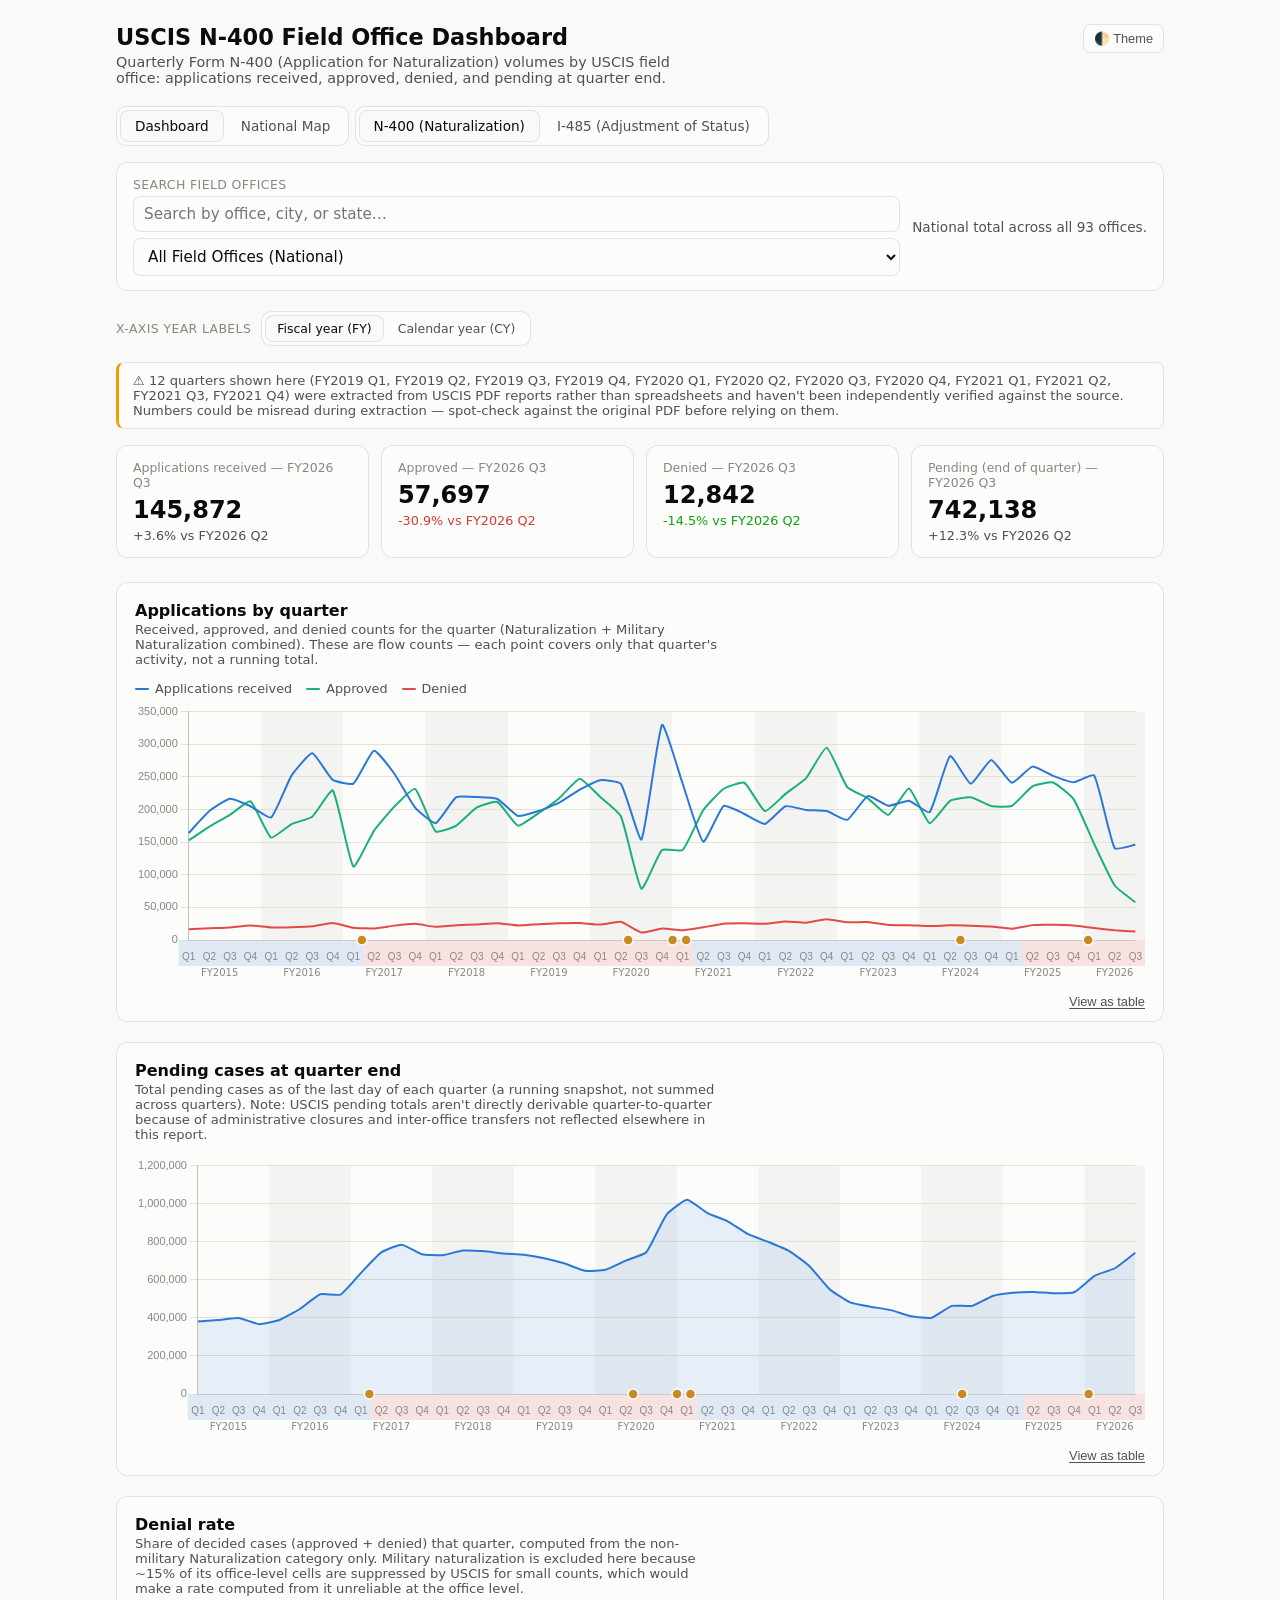
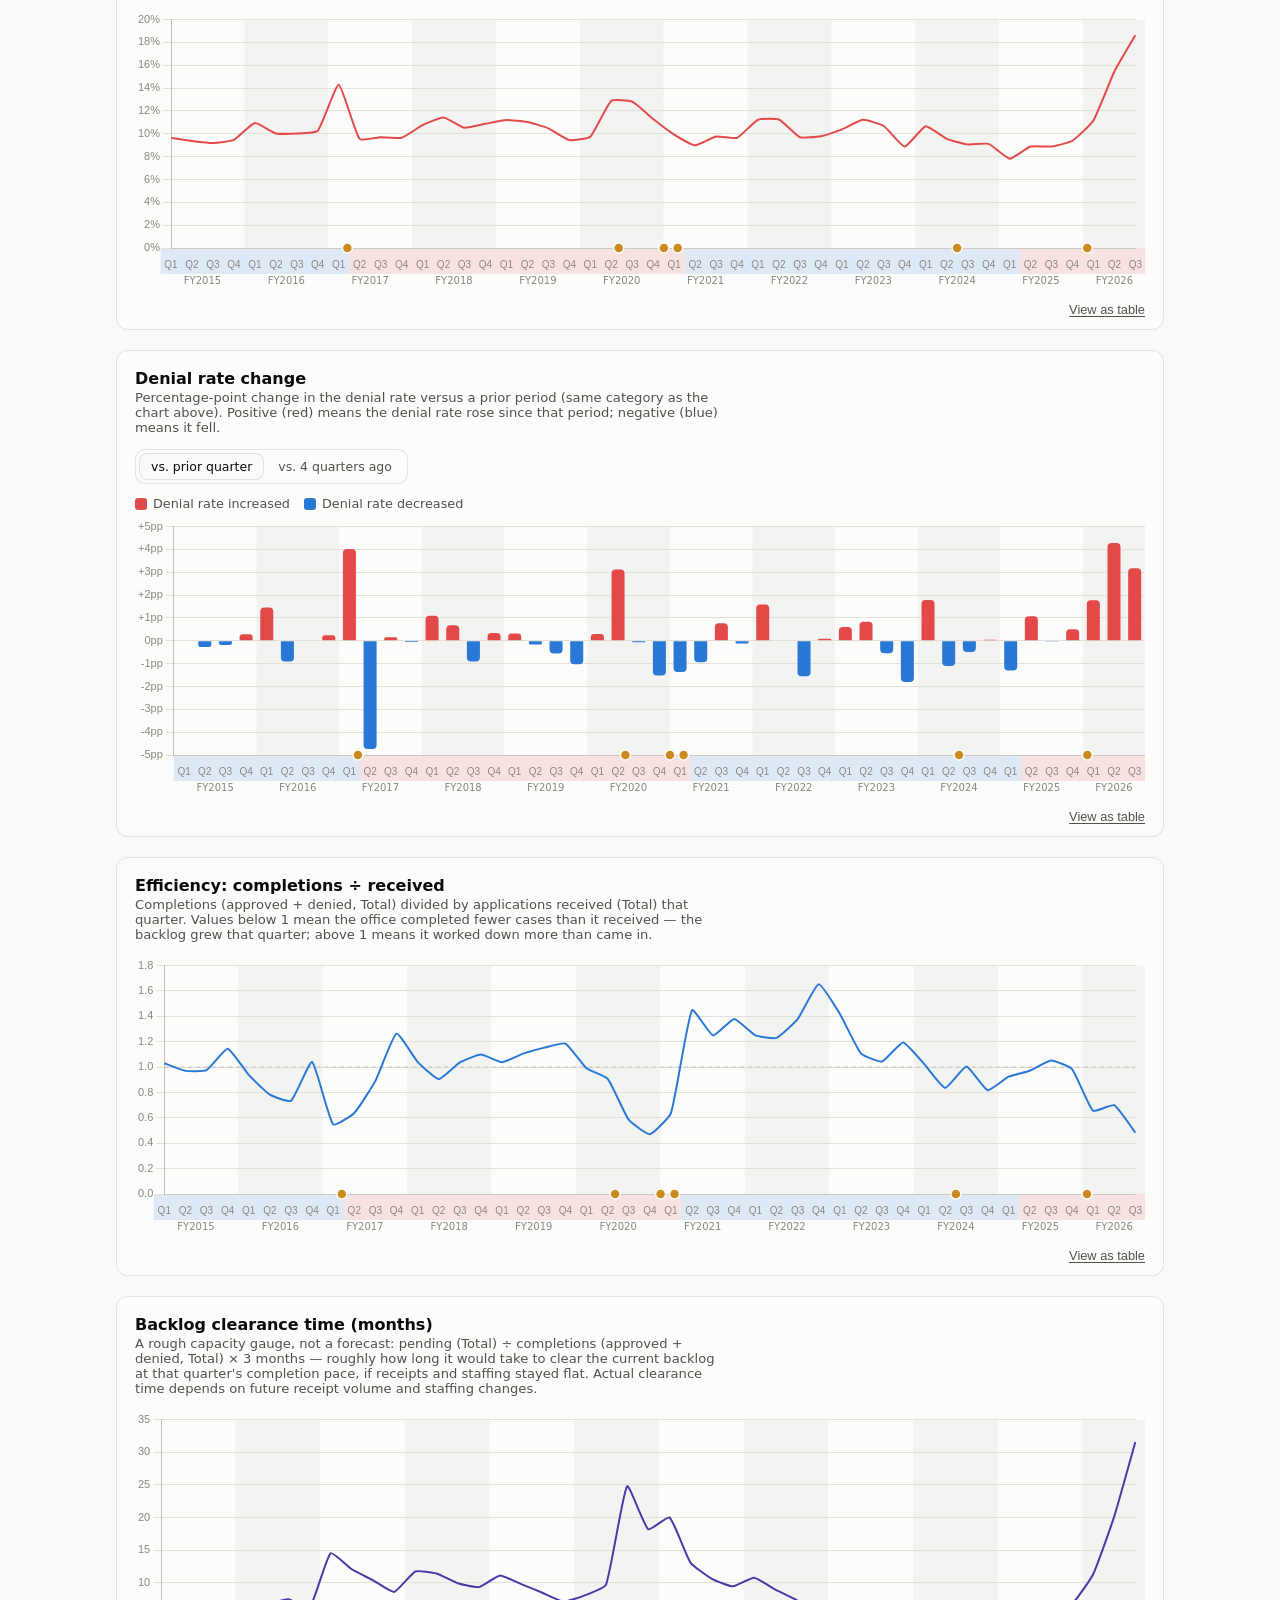
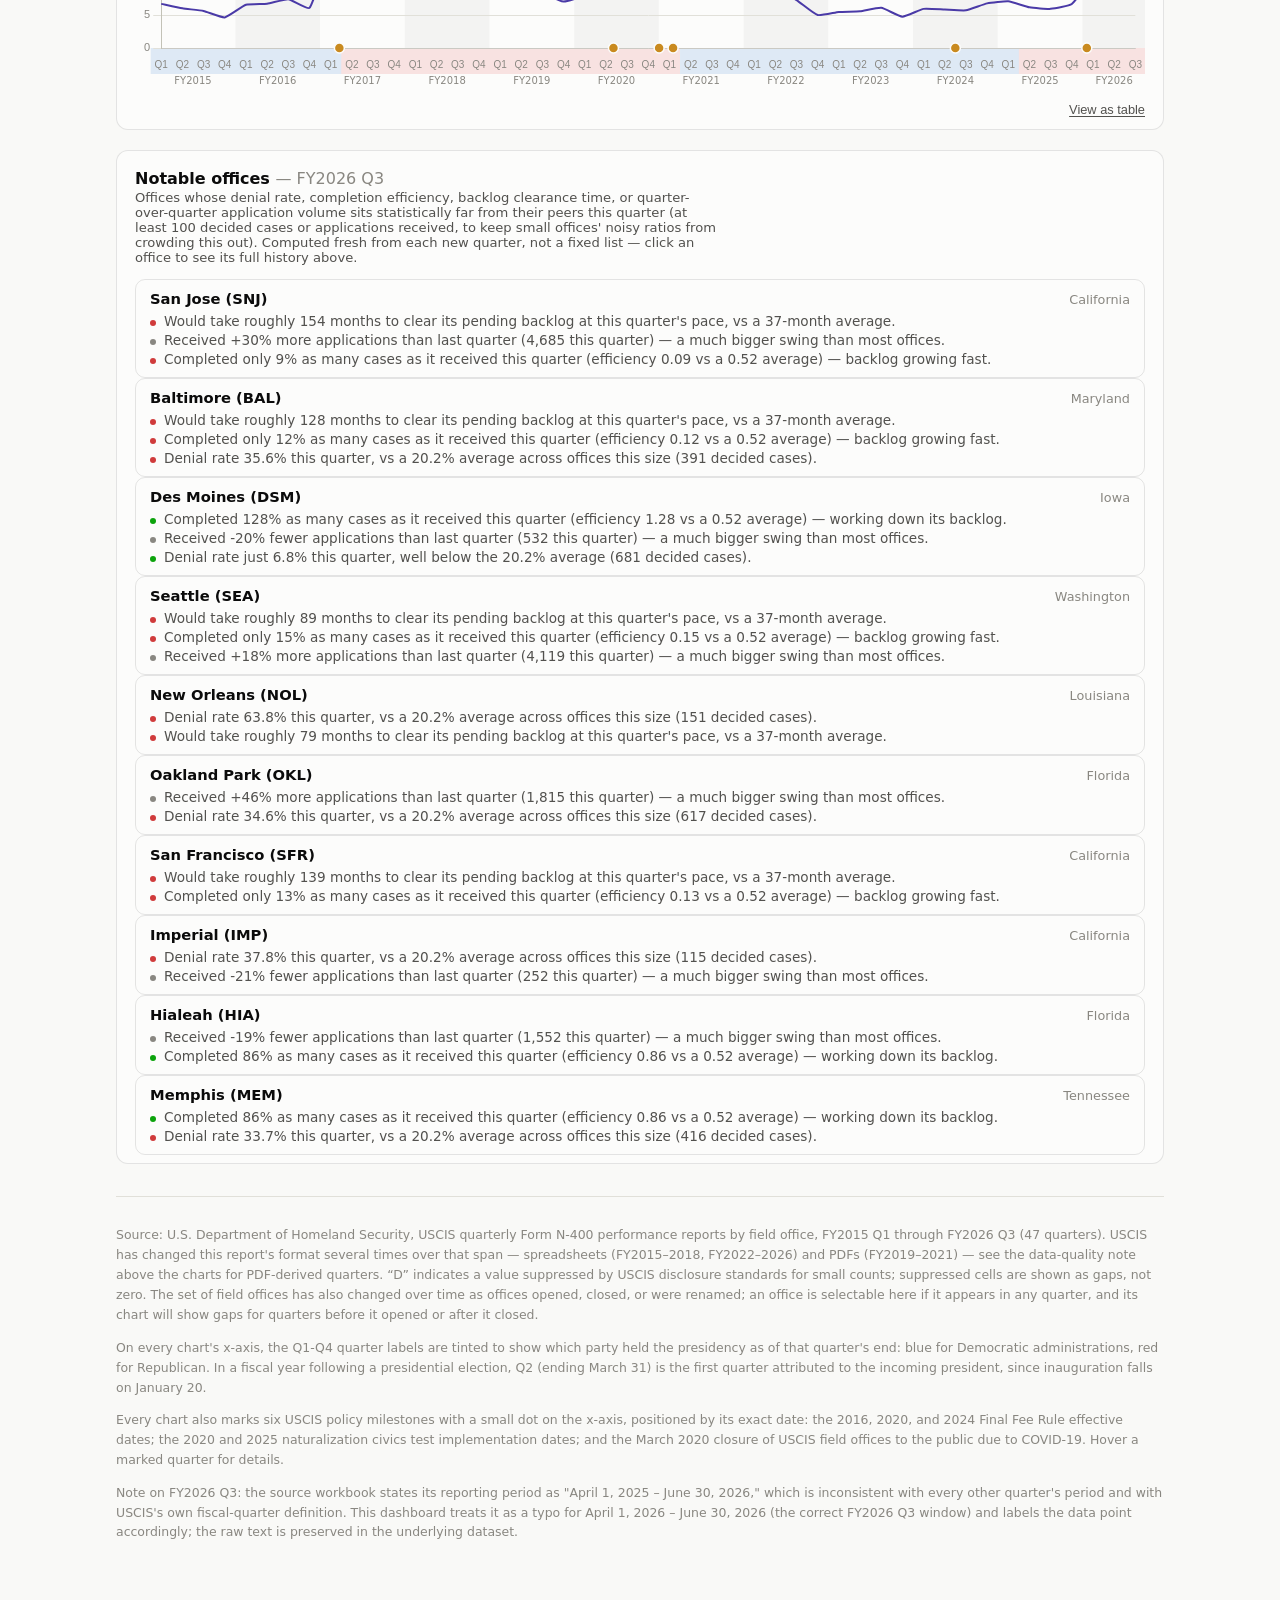
<file: index.html>
<!doctype html>
<html lang="en">
<head>
<meta charset="utf-8" />
<meta name="viewport" content="width=device-width, initial-scale=1" />
<title id="page-title">USCIS N-400 Field Office Dashboard</title>
<meta name="description" id="page-description" content="Quarterly N-400 naturalization application, approval, denial, and pending trends by USCIS field office." />
<link rel="stylesheet" href="assets/style.css" />
</head>
<body>
<div class="page">
  <header class="top">
    <div>
      <h1 id="page-h1">USCIS N-400 Field Office Dashboard</h1>
      <p class="subtitle" id="page-subtitle">
        Quarterly Form N-400 (Application for Naturalization) volumes by USCIS field office:
        applications received, approved, denied, and pending at quarter end.
      </p>
    </div>
    <button class="theme-toggle" id="theme-toggle" type="button" aria-label="Toggle dark mode">🌓 Theme</button>
  </header>

  <div class="form-toggle" id="page-toggle" role="tablist" aria-label="Page">
    <button type="button" role="tab" data-page="dashboard" aria-selected="true">Dashboard</button>
    <button type="button" role="tab" data-page="map">National Map</button>
  </div>

  <div class="form-toggle" id="form-toggle" role="tablist" aria-label="Form type">
    <button type="button" role="tab" data-form="n400">N-400 (Naturalization)</button>
    <button type="button" role="tab" data-form="i485">I-485 (Adjustment of Status)</button>
  </div>

  <div class="form-toggle category-toggle" id="category-toggle" role="tablist" aria-label="I-485 category" hidden>
    <button type="button" role="tab" data-category="total" aria-selected="true">All categories</button>
    <button type="button" role="tab" data-category="family">Family-based</button>
    <button type="button" role="tab" data-category="employment">Employment-based</button>
    <button type="button" role="tab" data-category="humanitarian">Humanitarian-based</button>
    <button type="button" role="tab" data-category="other">Other</button>
  </div>
  <p class="chart-note" id="category-note" hidden></p>

  <div id="dashboard-page">
  <section class="filter-row">
    <div class="field-group">
      <label for="office-filter" id="office-filter-label">Search offices</label>
      <input id="office-filter" type="text" placeholder="Search by office, city, or state…" autocomplete="off" />
      <select id="office-select" aria-label="Selected office"></select>
    </div>
    <div class="office-meta" id="office-meta"></div>
  </section>

  <div class="year-mode-row">
    <span class="year-mode-label">X-axis year labels</span>
    <div class="form-toggle lag-toggle" id="year-mode-toggle" role="tablist" aria-label="X-axis year labels">
      <button type="button" role="tab" data-year-mode="fy" aria-selected="true">Fiscal year (FY)</button>
      <button type="button" role="tab" data-year-mode="cy" aria-selected="false">Calendar year (CY)</button>
    </div>
  </div>

  <p class="chart-note" id="pdf-quality-note" hidden></p>

  <section class="stat-row" id="stat-row" aria-label="Latest quarter snapshot"></section>

  <section class="chart-card">
    <h2>Applications by quarter</h2>
    <p class="chart-note" id="flow-chart-note">
      Received, approved, and denied counts for the quarter (Naturalization + Military Naturalization combined).
      These are flow counts — each point covers only that quarter's activity, not a running total.
    </p>
    <div class="legend-row" id="flow-legend"></div>
    <div class="chart-wrap"><canvas id="flow-chart"></canvas></div>
    <div class="chart-footer">
      <button class="table-toggle" data-target="flow-table-wrap" type="button">View as table</button>
    </div>
    <div class="data-table-wrap" id="flow-table-wrap" hidden></div>
  </section>

  <section class="chart-card">
    <h2>Pending cases at quarter end</h2>
    <p class="chart-note">
      Total pending cases as of the last day of each quarter (a running snapshot, not summed across quarters).
      Note: USCIS pending totals aren't directly derivable quarter-to-quarter because of administrative closures
      and inter-office transfers not reflected elsewhere in this report.
    </p>
    <div class="chart-wrap"><canvas id="pending-chart"></canvas></div>
    <div class="chart-footer">
      <button class="table-toggle" data-target="pending-table-wrap" type="button">View as table</button>
    </div>
    <div class="data-table-wrap" id="pending-table-wrap" hidden></div>
  </section>

  <section class="chart-card">
    <h2>Denial rate</h2>
    <p class="chart-note" id="rate-chart-note">
      Share of decided cases (approved + denied) that quarter that ended in denial, computed from the
      non-military Naturalization category only. Military naturalization is excluded here because ~15% of
      its office-level cells are suppressed by USCIS for small counts, which would make a rate computed
      from it unreliable at the office level.
    </p>
    <div class="chart-wrap"><canvas id="rate-chart"></canvas></div>
    <div class="chart-footer">
      <button class="table-toggle" data-target="rate-table-wrap" type="button">View as table</button>
    </div>
    <div class="data-table-wrap" id="rate-table-wrap" hidden></div>
  </section>

  <section class="chart-card">
    <h2>Denial rate change</h2>
    <p class="chart-note">
      Percentage-point change in the denial rate versus a prior period (same category as the chart above).
      Positive (red) means the denial rate rose since that period; negative (blue) means it fell.
    </p>
    <div class="form-toggle lag-toggle" id="denial-change-toggle" role="tablist" aria-label="Comparison period">
      <button type="button" role="tab" data-lag="1" aria-selected="true">vs. prior quarter</button>
      <button type="button" role="tab" data-lag="4">vs. 4 quarters ago</button>
    </div>
    <div class="legend-row" id="denial-change-legend"></div>
    <div class="chart-wrap"><canvas id="denial-change-chart"></canvas></div>
    <div class="chart-footer">
      <button class="table-toggle" data-target="denial-change-table-wrap" type="button">View as table</button>
    </div>
    <div class="data-table-wrap" id="denial-change-table-wrap" hidden></div>
  </section>

  <section class="chart-card">
    <h2>Efficiency: completions ÷ received</h2>
    <p class="chart-note">
      Completions (approved + denied, Total) divided by applications received (Total) that quarter. Values
      below 1 mean the office completed fewer cases than it received — the backlog grew that quarter; above 1
      means it worked down more than came in.
    </p>
    <div class="chart-wrap"><canvas id="efficiency-chart"></canvas></div>
    <div class="chart-footer">
      <button class="table-toggle" data-target="efficiency-table-wrap" type="button">View as table</button>
    </div>
    <div class="data-table-wrap" id="efficiency-table-wrap" hidden></div>
  </section>

  <section class="chart-card">
    <h2>Backlog clearance time (months)</h2>
    <p class="chart-note">
      A rough capacity gauge, not a forecast: pending (Total) ÷ completions (approved + denied, Total) × 3
      months — roughly how long it would take to clear the current backlog at that quarter's completion pace,
      if receipts and staffing stayed flat. Actual clearance time depends on future receipt volume and
      staffing changes.
    </p>
    <div class="chart-wrap"><canvas id="backlog-chart"></canvas></div>
    <div class="chart-footer">
      <button class="table-toggle" data-target="backlog-table-wrap" type="button">View as table</button>
    </div>
    <div class="data-table-wrap" id="backlog-table-wrap" hidden></div>
  </section>

  <section class="chart-card" id="outliers-card">
    <h2>Notable offices <span id="outliers-quarter-label"></span></h2>
    <p class="chart-note" id="outliers-note"></p>
    <div id="outliers-list"></div>
  </section>
  </div>

  <div id="map-page" hidden>
    <div class="form-toggle lag-toggle" id="map-metric-toggle" role="tablist" aria-label="Map metric">
      <button type="button" role="tab" data-metric="denialRate" aria-selected="true">Denial rate</button>
      <button type="button" role="tab" data-metric="pending">Pending cases</button>
      <button type="button" role="tab" data-metric="denialRateChange">Denial rate change</button>
      <button type="button" role="tab" data-metric="efficiency">Efficiency</button>
    </div>
    <p class="chart-note" id="map-metric-note"></p>

    <div class="year-mode-row">
      <span class="year-mode-label">Flag offices as notable when they're this unusual</span>
      <div class="form-toggle lag-toggle" id="map-sensitivity-toggle" role="tablist" aria-label="Outlier sensitivity">
        <button type="button" role="tab" data-sensitivity="20">1 in 20 (strictest)</button>
        <button type="button" role="tab" data-sensitivity="10" aria-selected="true">1 in 10 (default)</button>
        <button type="button" role="tab" data-sensitivity="5">1 in 5 (most offices flagged)</button>
      </div>
    </div>

    <section class="chart-card">
      <h2>Field offices <span id="map-quarter-label"></span></h2>
      <div class="legend-row" id="map-legend"></div>
      <div class="map-wrap">
        <svg id="national-map" viewBox="-60 -10 1210 630" role="img" aria-label="Map of USCIS field offices"></svg>
        <div class="map-tooltip" id="map-tooltip" hidden></div>
      </div>
      <p class="chart-note" id="map-empty-note" hidden>No offices meet the minimum case volume for this metric this quarter.</p>
    </section>

    <section class="chart-card" id="map-outliers-card">
      <h2>Outlier offices <span id="map-outliers-quarter-label"></span></h2>
      <p class="chart-note" id="map-outliers-note"></p>
      <div id="map-outliers-list"></div>
    </section>
  </div>

  <footer class="site-footer">
    <p id="footer-source"></p>
    <p id="footer-party-note">
      On every chart's x-axis, the Q1-Q4 quarter labels are tinted to show which party held the
      presidency as of that quarter's end: blue for Democratic administrations, red for Republican.
      In a fiscal year following a presidential election, Q2 (ending March 31) is the first quarter
      attributed to the incoming president, since inauguration falls on January 20.
    </p>
    <p id="footer-milestone-note"></p>
    <p id="footer-fy2026q3-note">
      Note on FY2026 Q3: the source workbook states its reporting period as "April 1, 2025 – June 30, 2026,"
      which is inconsistent with every other quarter's period and with USCIS's own fiscal-quarter definition.
      This dashboard treats it as a typo for April 1, 2026 – June 30, 2026 (the correct FY2026 Q3 window) and
      labels the data point accordingly; the raw text is preserved in the underlying dataset.
    </p>
  </footer>
</div>

<script src="assets/vendor/chart.umd.js"></script>
<script src="assets/vendor/d3-array.js"></script>
<script src="assets/vendor/d3-geo.js"></script>
<script src="assets/vendor/topojson-client.js"></script>
<script src="assets/app.js"></script>
</body>
</html>
</file>
<file: assets/style.css>
:root {
  color-scheme: light;
  --surface-1: #fcfcfb;
  --page-plane: #f9f9f7;
  --text-primary: #0b0b0b;
  --text-secondary: #52514e;
  --text-muted: #898781;
  --gridline: #e1e0d9;
  --baseline: #c3c2b7;
  --border: rgba(11, 11, 11, 0.1);
  --good: #0ca30c;
  --critical: #d03b3b;

  --series-received: #2a78d6;
  --series-approved: #1baf7a;
  --series-denied: #e34948;
  --series-pending: #2a78d6;
  --series-approval-rate: #2a78d6;
  --series-denial-rate: #e34948;
  --series-efficiency: #2a78d6;
  --series-backlog: #4a3aa7;
  --year-band: rgba(11, 11, 11, 0.035);
  --reference-line: #c3c2b7;
  --party-d: rgba(42, 120, 214, 0.14);
  --party-r: rgba(227, 73, 72, 0.14);
  --milestone-marker: #c98a1f;
}

@media (prefers-color-scheme: dark) {
  :root:where(:not([data-theme="light"])) {
    color-scheme: dark;
    --surface-1: #1a1a19;
    --page-plane: #0d0d0d;
    --text-primary: #ffffff;
    --text-secondary: #c3c2b7;
    --text-muted: #898781;
    --gridline: #2c2c2a;
    --baseline: #383835;
    --border: rgba(255, 255, 255, 0.1);
    --good: #0ca30c;
    --critical: #e66767;

    --series-received: #3987e5;
    --series-approved: #199e70;
    --series-denied: #e66767;
    --series-pending: #3987e5;
    --series-approval-rate: #3987e5;
    --series-denial-rate: #e66767;
    --series-efficiency: #3987e5;
    --series-backlog: #9085e9;
    --year-band: rgba(255, 255, 255, 0.045);
    --reference-line: #383835;
    --party-d: rgba(57, 135, 229, 0.18);
    --party-r: rgba(230, 103, 103, 0.18);
    --milestone-marker: #e3a83f;
  }
}

:root[data-theme="dark"] {
  color-scheme: dark;
  --surface-1: #1a1a19;
  --page-plane: #0d0d0d;
  --text-primary: #ffffff;
  --text-secondary: #c3c2b7;
  --text-muted: #898781;
  --gridline: #2c2c2a;
  --baseline: #383835;
  --border: rgba(255, 255, 255, 0.1);
  --good: #0ca30c;
  --critical: #e66767;

  --series-received: #3987e5;
  --series-approved: #199e70;
  --series-denied: #e66767;
  --series-pending: #3987e5;
  --series-approval-rate: #3987e5;
  --series-denial-rate: #e66767;
  --series-efficiency: #3987e5;
  --series-backlog: #9085e9;
  --year-band: rgba(255, 255, 255, 0.045);
  --reference-line: #383835;
  --party-d: rgba(57, 135, 229, 0.18);
  --party-r: rgba(230, 103, 103, 0.18);
  --milestone-marker: #e3a83f;
}

* {
  box-sizing: border-box;
}

html,
body {
  margin: 0;
  padding: 0;
}

body {
  background: var(--page-plane);
  color: var(--text-primary);
  font-family: system-ui, -apple-system, "Segoe UI", sans-serif;
  -webkit-font-smoothing: antialiased;
}

.page {
  max-width: 1080px;
  margin: 0 auto;
  padding: 24px 16px 64px;
}

header.top {
  display: flex;
  align-items: flex-start;
  justify-content: space-between;
  gap: 16px;
  margin-bottom: 20px;
}

h1 {
  font-size: 1.4rem;
  margin: 0 0 4px;
}

.subtitle {
  color: var(--text-secondary);
  font-size: 0.9rem;
  margin: 0;
  max-width: 62ch;
}

.theme-toggle {
  border: 1px solid var(--border);
  background: var(--surface-1);
  color: var(--text-secondary);
  border-radius: 8px;
  padding: 6px 10px;
  font-size: 0.8rem;
  cursor: pointer;
  flex-shrink: 0;
}
.theme-toggle:hover {
  color: var(--text-primary);
}

.form-toggle {
  display: inline-flex;
  gap: 4px;
  padding: 4px;
  background: var(--surface-1);
  border: 1px solid var(--border);
  border-radius: 10px;
  margin-bottom: 16px;
}
.form-toggle[hidden] {
  display: none;
}

.form-toggle button {
  all: unset;
  cursor: pointer;
  box-sizing: border-box;
  padding: 7px 14px;
  border-radius: 7px;
  font-size: 0.85rem;
  font-weight: 500;
  color: var(--text-secondary);
}
.form-toggle button:hover {
  color: var(--text-primary);
}
.form-toggle button[aria-selected="true"] {
  background: var(--page-plane);
  color: var(--text-primary);
  box-shadow: 0 0 0 1px var(--border);
}

.category-toggle {
  flex-wrap: wrap;
}
.category-toggle button {
  font-size: 0.8rem;
  padding: 6px 12px;
}

.lag-toggle {
  margin-bottom: 12px;
}
.lag-toggle button {
  font-size: 0.78rem;
  padding: 5px 11px;
}

.filter-row {
  display: flex;
  flex-wrap: wrap;
  align-items: center;
  gap: 12px;
  padding: 14px 16px;
  background: var(--surface-1);
  border: 1px solid var(--border);
  border-radius: 12px;
  margin-bottom: 20px;
}

.year-mode-row {
  display: flex;
  flex-wrap: wrap;
  align-items: center;
  gap: 10px;
  margin-bottom: 16px;
}

.year-mode-label {
  font-size: 0.78rem;
  color: var(--text-muted);
  text-transform: uppercase;
  letter-spacing: 0.03em;
}

.year-mode-row .lag-toggle {
  margin-bottom: 0;
}

.filter-row label {
  font-size: 0.78rem;
  color: var(--text-muted);
  text-transform: uppercase;
  letter-spacing: 0.03em;
}

.field-group {
  display: flex;
  flex-direction: column;
  gap: 4px;
  flex: 1;
  min-width: 220px;
}

#office-filter,
#office-select {
  font-size: 0.95rem;
  padding: 8px 10px;
  border-radius: 8px;
  border: 1px solid var(--border);
  background: var(--surface-1);
  color: var(--text-primary);
  font-family: inherit;
}

#office-filter {
  margin-bottom: 2px;
}

.office-meta {
  color: var(--text-secondary);
  font-size: 0.85rem;
}

.stat-row {
  display: grid;
  grid-template-columns: repeat(auto-fit, minmax(150px, 1fr));
  gap: 12px;
  margin-bottom: 24px;
}

.stat-tile {
  background: var(--surface-1);
  border: 1px solid var(--border);
  border-radius: 12px;
  padding: 14px 16px;
}

.stat-label {
  font-size: 0.78rem;
  color: var(--text-muted);
  margin-bottom: 6px;
}

.stat-value {
  font-size: 1.5rem;
  font-weight: 600;
  font-variant-numeric: proportional-nums;
}

.stat-delta {
  font-size: 0.8rem;
  margin-top: 4px;
  color: var(--text-secondary);
}
.stat-delta.up-good {
  color: var(--good);
}
.stat-delta.up-bad {
  color: var(--critical);
}
.stat-delta .suppressed-note {
  color: var(--text-muted);
}

.chart-card {
  background: var(--surface-1);
  border: 1px solid var(--border);
  border-radius: 12px;
  padding: 18px 18px 8px;
  margin-bottom: 20px;
}

.chart-card h2 {
  font-size: 1rem;
  margin: 0 0 2px;
}

.chart-note {
  color: var(--text-secondary);
  font-size: 0.82rem;
  margin: 0 0 14px;
  max-width: 70ch;
}

#pdf-quality-note {
  max-width: none;
  background: var(--surface-1);
  border: 1px solid var(--border);
  border-left: 3px solid #eda100;
  border-radius: 8px;
  padding: 10px 14px;
  margin-bottom: 16px;
}

.chart-wrap {
  position: relative;
  height: 280px;
}

.chart-footer {
  display: flex;
  justify-content: flex-end;
  margin-top: 8px;
}

.table-toggle {
  background: none;
  border: none;
  color: var(--text-secondary);
  font-size: 0.8rem;
  cursor: pointer;
  padding: 4px 0;
  text-decoration: underline;
  text-underline-offset: 2px;
}
.table-toggle:hover {
  color: var(--text-primary);
}

.data-table-wrap {
  overflow-x: auto;
  margin-top: 10px;
  border-top: 1px solid var(--gridline);
  padding-top: 10px;
}

table.data-table {
  border-collapse: collapse;
  width: 100%;
  font-size: 0.82rem;
}

table.data-table caption {
  text-align: left;
  caption-side: top;
  color: var(--text-secondary);
  font-size: 0.8rem;
  margin-bottom: 8px;
}

table.data-table th,
table.data-table td {
  text-align: right;
  padding: 6px 10px;
  font-variant-numeric: tabular-nums;
  white-space: nowrap;
}

table.data-table th:first-child,
table.data-table td:first-child {
  text-align: left;
  font-variant-numeric: normal;
}

table.data-table thead th {
  color: var(--text-muted);
  font-weight: 500;
  border-bottom: 1px solid var(--gridline);
}

table.data-table tbody tr:not(:last-child) td {
  border-bottom: 1px solid var(--gridline);
}

.suppressed-cell {
  color: var(--text-muted);
  font-style: italic;
}

.legend-row {
  display: flex;
  flex-wrap: wrap;
  gap: 14px;
  font-size: 0.8rem;
  color: var(--text-secondary);
  margin-bottom: 6px;
}
.legend-item {
  display: inline-flex;
  align-items: center;
  gap: 6px;
}
.legend-swatch {
  width: 12px;
  height: 12px;
  border-radius: 3px;
  display: inline-block;
}
.legend-line {
  width: 14px;
  height: 2px;
  display: inline-block;
  border-radius: 2px;
}

#outliers-quarter-label {
  color: var(--text-muted);
  font-weight: 400;
}

.outliers-list {
  display: flex;
  flex-direction: column;
  gap: 10px;
  margin-bottom: 14px;
}

.outlier-office {
  border: 1px solid var(--border);
  border-radius: 10px;
  padding: 10px 14px;
}

.outlier-office-header {
  all: unset;
  cursor: pointer;
  display: flex;
  justify-content: space-between;
  align-items: baseline;
  gap: 10px;
  width: 100%;
  box-sizing: border-box;
  color: var(--text-primary);
  font-weight: 600;
  font-size: 0.92rem;
}
.outlier-office-header:hover .outlier-office-name,
.outlier-office-header:focus-visible .outlier-office-name {
  color: var(--series-received);
  text-decoration: underline;
}

.outlier-office-loc {
  color: var(--text-muted);
  font-weight: 400;
  font-size: 0.8rem;
  white-space: nowrap;
}

.outlier-reasons {
  margin: 6px 0 0;
  padding-left: 0;
  font-size: 0.85rem;
  color: var(--text-secondary);
}

.outlier-reason {
  list-style: none;
  position: relative;
  padding-left: 14px;
  margin-bottom: 3px;
}
.outlier-reason:last-child {
  margin-bottom: 0;
}
.outlier-reason::before {
  content: "";
  position: absolute;
  left: 0;
  top: 0.5em;
  width: 6px;
  height: 6px;
  border-radius: 50%;
  background: var(--text-muted);
}
.outlier-reason.concern::before {
  background: var(--critical);
}
.outlier-reason.positive::before {
  background: var(--good);
}

.map-wrap {
  position: relative;
  width: 100%;
}

.map-tooltip {
  position: absolute;
  z-index: 5;
  pointer-events: none;
  transform: translate(-50%, -100%);
  background: var(--surface-1);
  color: var(--text-primary);
  border: 1px solid var(--border);
  border-radius: 8px;
  padding: 8px 10px;
  font-size: 0.8rem;
  line-height: 1.5;
  white-space: nowrap;
  box-shadow: 0 2px 10px rgba(0, 0, 0, 0.12);
}
.map-tooltip strong {
  display: block;
  font-size: 0.85rem;
}
.map-tooltip .map-tooltip-loc {
  color: var(--text-muted);
}

svg#national-map {
  width: 100%;
  height: auto;
  display: block;
}

.map-state {
  fill: var(--page-plane);
  stroke: var(--border);
  stroke-width: 1;
}

.map-inset-box {
  fill: none;
  stroke: var(--gridline);
  stroke-width: 1;
  stroke-dasharray: 3 3;
}

.map-inset-label {
  fill: var(--text-muted);
  font-size: 11px;
  text-anchor: middle;
}

.map-dot {
  cursor: pointer;
  stroke: var(--surface-1);
  stroke-width: 1;
}
.map-dot:hover,
.map-dot:focus-visible {
  stroke: var(--text-primary);
  outline: none;
}
.map-dot-normal {
  fill: var(--text-muted);
  opacity: 0.55;
}
.map-dot-concern {
  fill: var(--critical);
}
.map-dot-positive {
  fill: var(--good);
}
.map-dot-nodata {
  fill: var(--page-plane);
  stroke: var(--text-muted);
  stroke-width: 1;
  opacity: 0.6;
}

footer.site-footer {
  color: var(--text-muted);
  font-size: 0.78rem;
  margin-top: 32px;
  padding-top: 16px;
  border-top: 1px solid var(--gridline);
  line-height: 1.6;
}
footer.site-footer a {
  color: var(--text-secondary);
}

@media (max-width: 560px) {
  .stat-row {
    grid-template-columns: repeat(2, 1fr);
  }
  .chart-wrap {
    height: 240px;
  }
}
</file>
